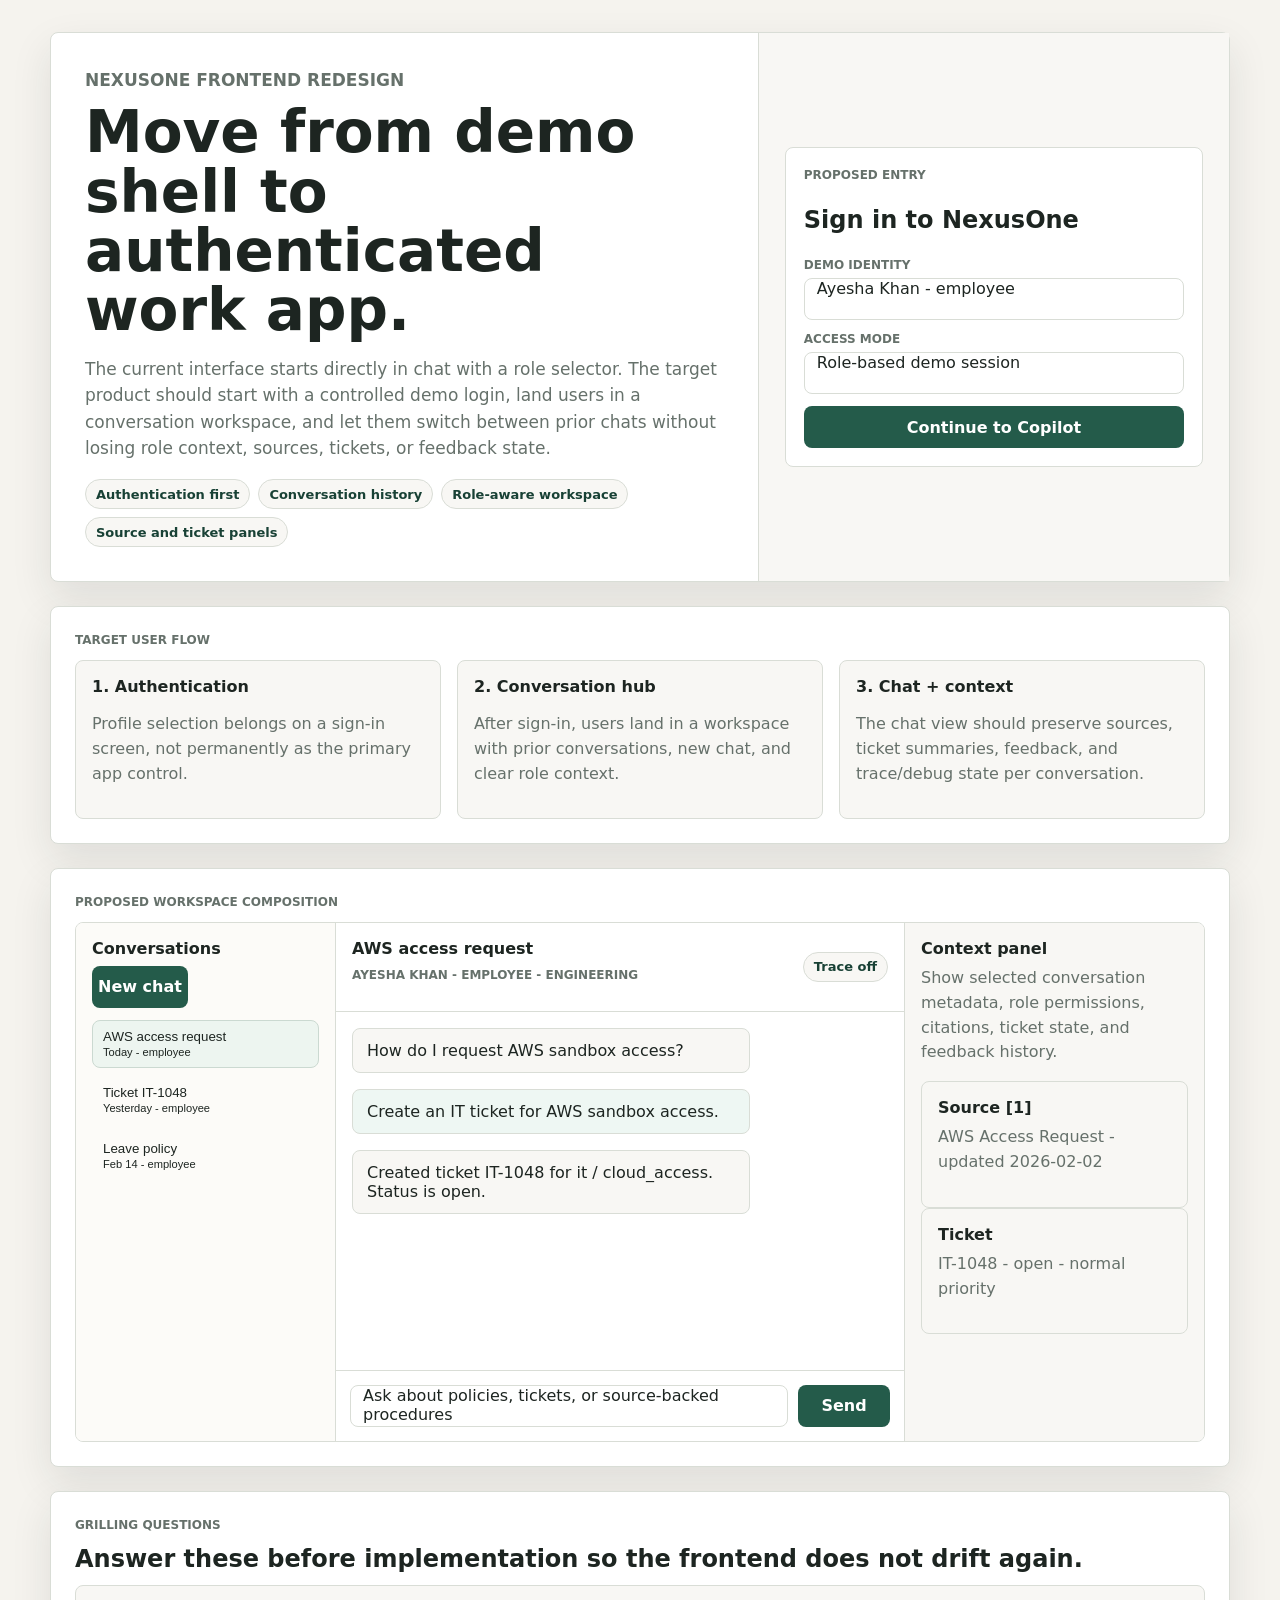
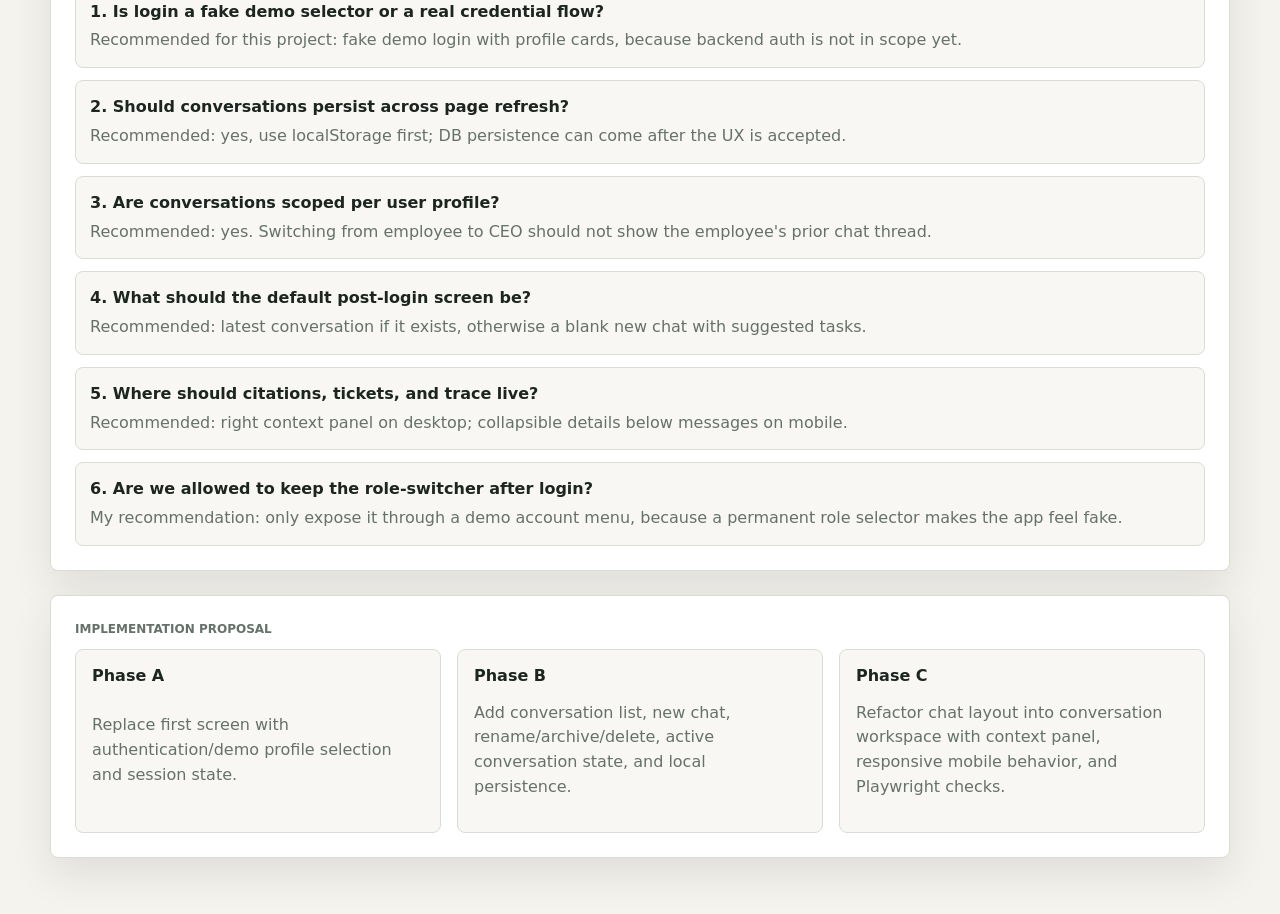
<file: .lavish/nexusone-frontend-redesign-review.html>
<!doctype html>
<html lang="en">
  <head>
    <meta charset="utf-8" />
    <meta name="viewport" content="width=device-width, initial-scale=1" />
    <title>NexusOne Frontend Redesign Review</title>
    <style>
      :root {
        color-scheme: light;
        --bg: #f5f3ee;
        --surface: #ffffff;
        --surface-muted: #f8f7f4;
        --text: #1d2521;
        --muted: #66716b;
        --line: #d9ddd6;
        --brand: #245b4a;
        --brand-strong: #184135;
        --accent: #b25736;
        --danger: #8f2f2f;
        --focus: #2d6cdf;
        --shadow: 0 16px 40px rgba(32, 38, 35, 0.1);
      }

      * {
        box-sizing: border-box;
      }

      body {
        margin: 0;
        min-height: 100vh;
        background: var(--bg);
        color: var(--text);
        font-family:
          Inter, ui-sans-serif, system-ui, -apple-system, BlinkMacSystemFont, "Segoe UI",
          sans-serif;
      }

      main {
        display: grid;
        gap: 24px;
        width: min(1180px, calc(100vw - 32px));
        margin: 0 auto;
        padding: 32px 0 56px;
      }

      .hero,
      .section {
        border: 1px solid var(--line);
        border-radius: 8px;
        background: var(--surface);
        box-shadow: var(--shadow);
      }

      .hero {
        display: grid;
        grid-template-columns: minmax(0, 1.2fr) minmax(320px, 0.8fr);
        min-height: 360px;
      }

      .hero-copy {
        padding: 34px;
      }

      .eyebrow {
        margin: 0 0 10px;
        color: var(--muted);
        font-size: 12px;
        font-weight: 800;
        letter-spacing: 0;
        text-transform: uppercase;
      }

      h1,
      h2,
      h3,
      p {
        margin-top: 0;
      }

      h1 {
        max-width: 760px;
        margin-bottom: 16px;
        font-size: clamp(34px, 5vw, 58px);
        line-height: 1.02;
        letter-spacing: 0;
      }

      h2 {
        margin-bottom: 12px;
        font-size: 24px;
        letter-spacing: 0;
      }

      h3 {
        margin-bottom: 8px;
        font-size: 16px;
        letter-spacing: 0;
      }

      p,
      li {
        color: var(--muted);
        line-height: 1.55;
      }

      .hero-copy p {
        max-width: 700px;
        font-size: 17px;
      }

      .login-preview {
        display: grid;
        align-content: center;
        gap: 16px;
        padding: 26px;
        border-left: 1px solid var(--line);
        background: var(--surface-muted);
      }

      .login-box {
        display: grid;
        gap: 12px;
        padding: 18px;
        border: 1px solid var(--line);
        border-radius: 8px;
        background: var(--surface);
      }

      .field {
        display: grid;
        gap: 6px;
      }

      label {
        color: var(--muted);
        font-size: 12px;
        font-weight: 700;
        text-transform: uppercase;
      }

      .input,
      .button {
        min-height: 42px;
        border-radius: 8px;
        font: inherit;
      }

      .input {
        border: 1px solid var(--line);
        background: var(--surface);
        padding: 0 12px;
        color: var(--text);
      }

      .button {
        border: 0;
        background: var(--brand);
        color: #fff;
        font-weight: 800;
      }

      .chips {
        display: flex;
        flex-wrap: wrap;
        gap: 8px;
        margin-top: 18px;
      }

      .chip {
        display: inline-flex;
        min-height: 30px;
        align-items: center;
        border: 1px solid var(--line);
        border-radius: 999px;
        background: var(--surface-muted);
        color: var(--brand-strong);
        padding: 0 10px;
        font-size: 13px;
        font-weight: 700;
      }

      .section {
        padding: 24px;
      }

      .grid {
        display: grid;
        grid-template-columns: repeat(3, minmax(0, 1fr));
        gap: 16px;
      }

      .card {
        display: grid;
        gap: 8px;
        min-width: 0;
        padding: 16px;
        border: 1px solid var(--line);
        border-radius: 8px;
        background: var(--surface-muted);
      }

      .screen {
        display: grid;
        grid-template-columns: 260px minmax(0, 1fr) 300px;
        min-height: 520px;
        overflow: hidden;
        border: 1px solid var(--line);
        border-radius: 8px;
        background: var(--surface);
      }

      .rail {
        padding: 16px;
        border-right: 1px solid var(--line);
        background: #fcfbf8;
      }

      .chat {
        display: grid;
        grid-template-rows: auto minmax(0, 1fr) auto;
        min-width: 0;
      }

      .context {
        padding: 16px;
        border-left: 1px solid var(--line);
        background: var(--surface-muted);
      }

      .topbar {
        display: flex;
        align-items: center;
        justify-content: space-between;
        gap: 12px;
        padding: 16px;
        border-bottom: 1px solid var(--line);
      }

      .conversation {
        display: grid;
        gap: 8px;
        margin-top: 12px;
      }

      .conversation button {
        width: 100%;
        min-height: 48px;
        border: 1px solid transparent;
        border-radius: 8px;
        background: transparent;
        color: var(--text);
        text-align: left;
        padding: 8px 10px;
      }

      .conversation .active {
        border-color: #cbd9d1;
        background: #edf5f0;
      }

      .message {
        max-width: 70%;
        margin: 16px;
        padding: 12px 14px;
        border: 1px solid var(--line);
        border-radius: 8px;
        background: var(--surface-muted);
      }

      .message.user {
        justify-self: end;
        background: #eef7f3;
      }

      .composer {
        display: grid;
        grid-template-columns: minmax(0, 1fr) 92px;
        gap: 10px;
        padding: 14px;
        border-top: 1px solid var(--line);
      }

      .question-list {
        display: grid;
        gap: 12px;
        margin: 0;
        padding: 0;
        list-style: none;
      }

      .question-list li {
        padding: 14px;
        border: 1px solid var(--line);
        border-radius: 8px;
        background: var(--surface-muted);
      }

      .question-list strong {
        display: block;
        margin-bottom: 4px;
        color: var(--text);
      }

      .warning {
        border-color: #e3c4b5;
        background: #fff8f3;
      }

      @media (max-width: 980px) {
        .hero,
        .screen {
          grid-template-columns: 1fr;
        }

        .login-preview,
        .context,
        .rail {
          border-left: 0;
          border-right: 0;
          border-top: 1px solid var(--line);
        }

        .grid {
          grid-template-columns: 1fr;
        }

        .message {
          max-width: 88%;
        }
      }
    </style>
  </head>
  <body>
    <main>
      <section class="hero">
        <div class="hero-copy">
          <p class="eyebrow">NexusOne frontend redesign</p>
          <h1>Move from demo shell to authenticated work app.</h1>
          <p>
            The current interface starts directly in chat with a role selector. The target product
            should start with a controlled demo login, land users in a conversation workspace, and
            let them switch between prior chats without losing role context, sources, tickets, or
            feedback state.
          </p>
          <div class="chips">
            <span class="chip">Authentication first</span>
            <span class="chip">Conversation history</span>
            <span class="chip">Role-aware workspace</span>
            <span class="chip">Source and ticket panels</span>
          </div>
        </div>
        <aside class="login-preview" aria-label="Authentication preview">
          <div class="login-box">
            <p class="eyebrow">Proposed entry</p>
            <h2>Sign in to NexusOne</h2>
            <div class="field">
              <label>Demo identity</label>
              <div class="input">Ayesha Khan - employee</div>
            </div>
            <div class="field">
              <label>Access mode</label>
              <div class="input">Role-based demo session</div>
            </div>
            <button class="button">Continue to Copilot</button>
          </div>
        </aside>
      </section>

      <section class="section">
        <p class="eyebrow">Target user flow</p>
        <div class="grid">
          <article class="card">
            <h3>1. Authentication</h3>
            <p>Profile selection belongs on a sign-in screen, not permanently as the primary app control.</p>
          </article>
          <article class="card">
            <h3>2. Conversation hub</h3>
            <p>After sign-in, users land in a workspace with prior conversations, new chat, and clear role context.</p>
          </article>
          <article class="card">
            <h3>3. Chat + context</h3>
            <p>The chat view should preserve sources, ticket summaries, feedback, and trace/debug state per conversation.</p>
          </article>
        </div>
      </section>

      <section class="section">
        <p class="eyebrow">Proposed workspace composition</p>
        <div class="screen">
          <aside class="rail">
            <h3>Conversations</h3>
            <button class="button">New chat</button>
            <div class="conversation">
              <button class="active">AWS access request<br /><small>Today - employee</small></button>
              <button>Ticket IT-1048<br /><small>Yesterday - employee</small></button>
              <button>Leave policy<br /><small>Feb 14 - employee</small></button>
            </div>
          </aside>
          <section class="chat">
            <header class="topbar">
              <div>
                <h3>AWS access request</h3>
                <p class="eyebrow">Ayesha Khan - employee - engineering</p>
              </div>
              <span class="chip">Trace off</span>
            </header>
            <div>
              <div class="message">How do I request AWS sandbox access?</div>
              <div class="message user">Create an IT ticket for AWS sandbox access.</div>
              <div class="message">Created ticket IT-1048 for it / cloud_access. Status is open.</div>
            </div>
            <div class="composer">
              <div class="input">Ask about policies, tickets, or source-backed procedures</div>
              <button class="button">Send</button>
            </div>
          </section>
          <aside class="context">
            <h3>Context panel</h3>
            <p>Show selected conversation metadata, role permissions, citations, ticket state, and feedback history.</p>
            <div class="card">
              <strong>Source [1]</strong>
              <p>AWS Access Request - updated 2026-02-02</p>
            </div>
            <div class="card">
              <strong>Ticket</strong>
              <p>IT-1048 - open - normal priority</p>
            </div>
          </aside>
        </div>
      </section>

      <section class="section">
        <p class="eyebrow">Grilling questions</p>
        <h2>Answer these before implementation so the frontend does not drift again.</h2>
        <ul class="question-list">
          <li>
            <strong>1. Is login a fake demo selector or a real credential flow?</strong>
            Recommended for this project: fake demo login with profile cards, because backend auth is not in scope yet.
          </li>
          <li>
            <strong>2. Should conversations persist across page refresh?</strong>
            Recommended: yes, use localStorage first; DB persistence can come after the UX is accepted.
          </li>
          <li>
            <strong>3. Are conversations scoped per user profile?</strong>
            Recommended: yes. Switching from employee to CEO should not show the employee's prior chat thread.
          </li>
          <li>
            <strong>4. What should the default post-login screen be?</strong>
            Recommended: latest conversation if it exists, otherwise a blank new chat with suggested tasks.
          </li>
          <li>
            <strong>5. Where should citations, tickets, and trace live?</strong>
            Recommended: right context panel on desktop; collapsible details below messages on mobile.
          </li>
          <li class="warning">
            <strong>6. Are we allowed to keep the role-switcher after login?</strong>
            My recommendation: only expose it through a demo account menu, because a permanent role selector makes the app feel fake.
          </li>
        </ul>
      </section>

      <section class="section">
        <p class="eyebrow">Implementation proposal</p>
        <div class="grid">
          <article class="card">
            <h3>Phase A</h3>
            <p>Replace first screen with authentication/demo profile selection and session state.</p>
          </article>
          <article class="card">
            <h3>Phase B</h3>
            <p>Add conversation list, new chat, rename/archive/delete, active conversation state, and local persistence.</p>
          </article>
          <article class="card">
            <h3>Phase C</h3>
            <p>Refactor chat layout into conversation workspace with context panel, responsive mobile behavior, and Playwright checks.</p>
          </article>
        </div>
      </section>
    </main>
  </body>
</html>
</file>
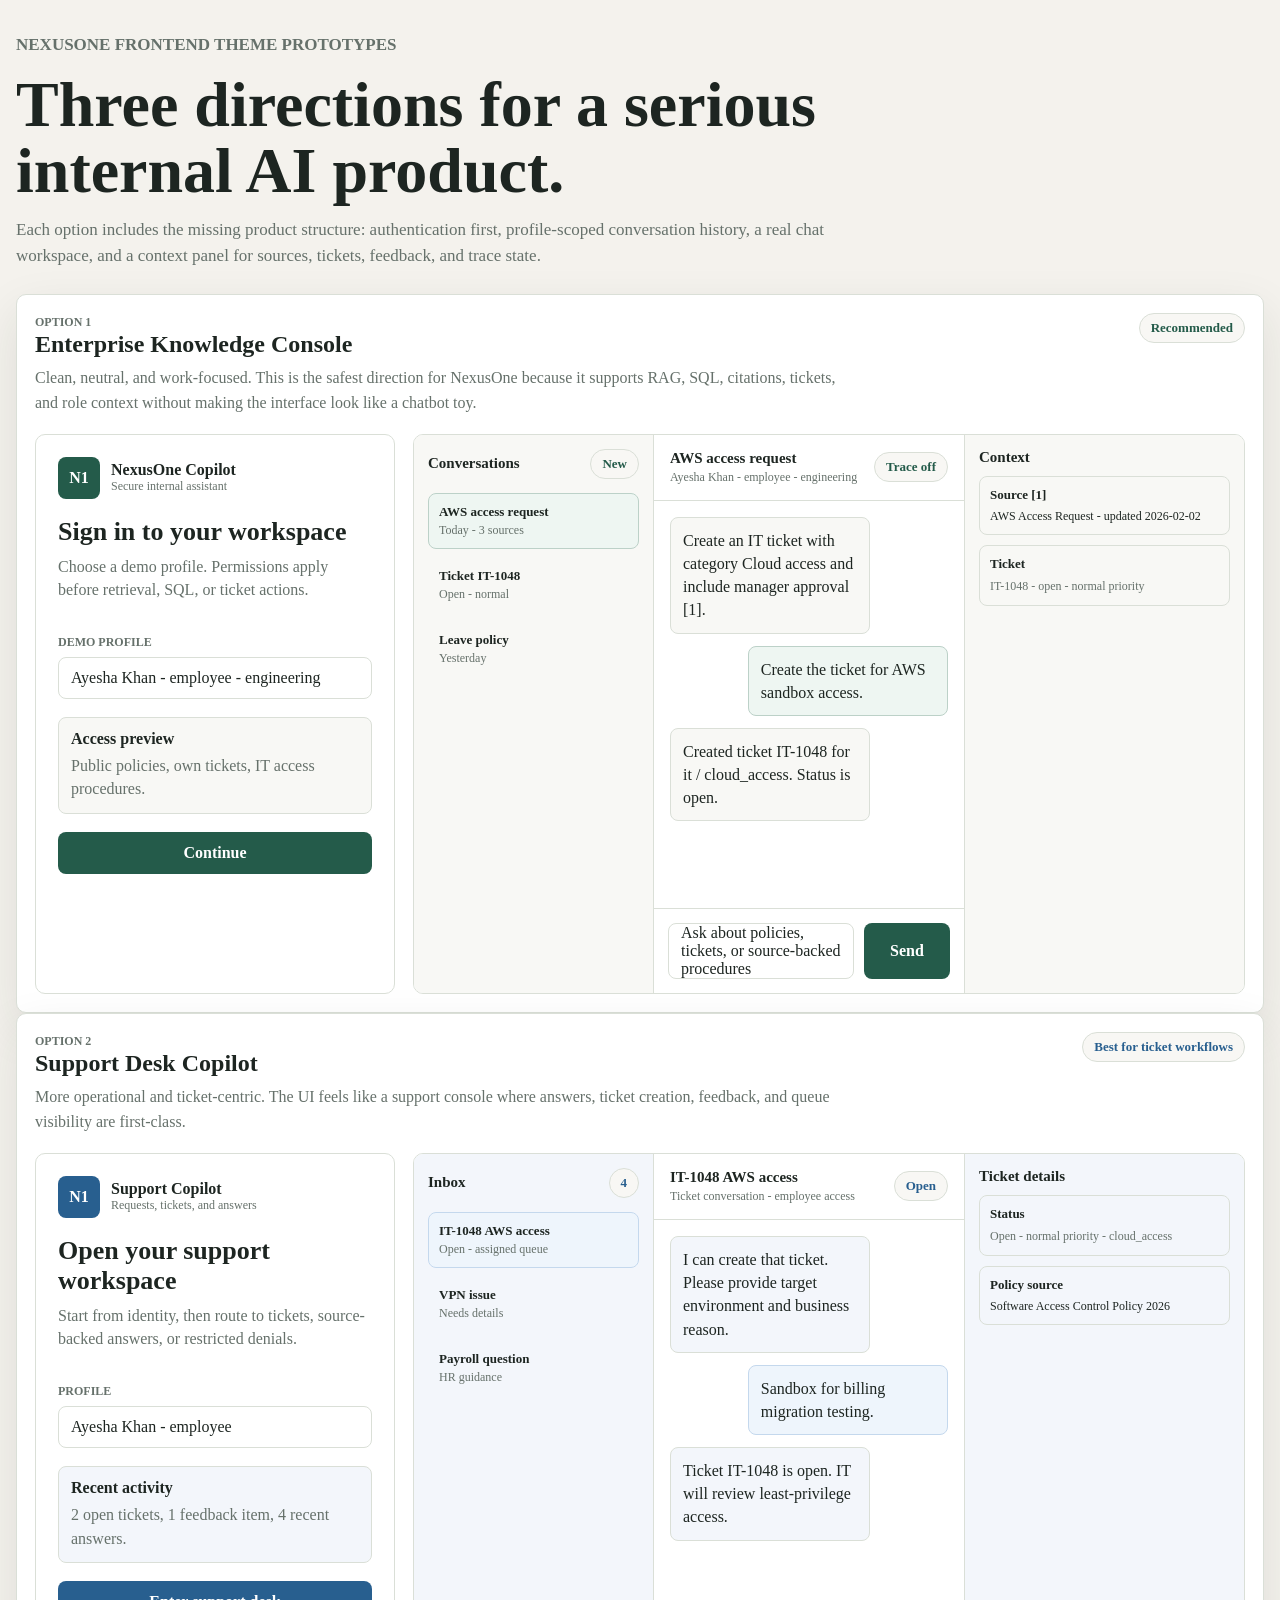
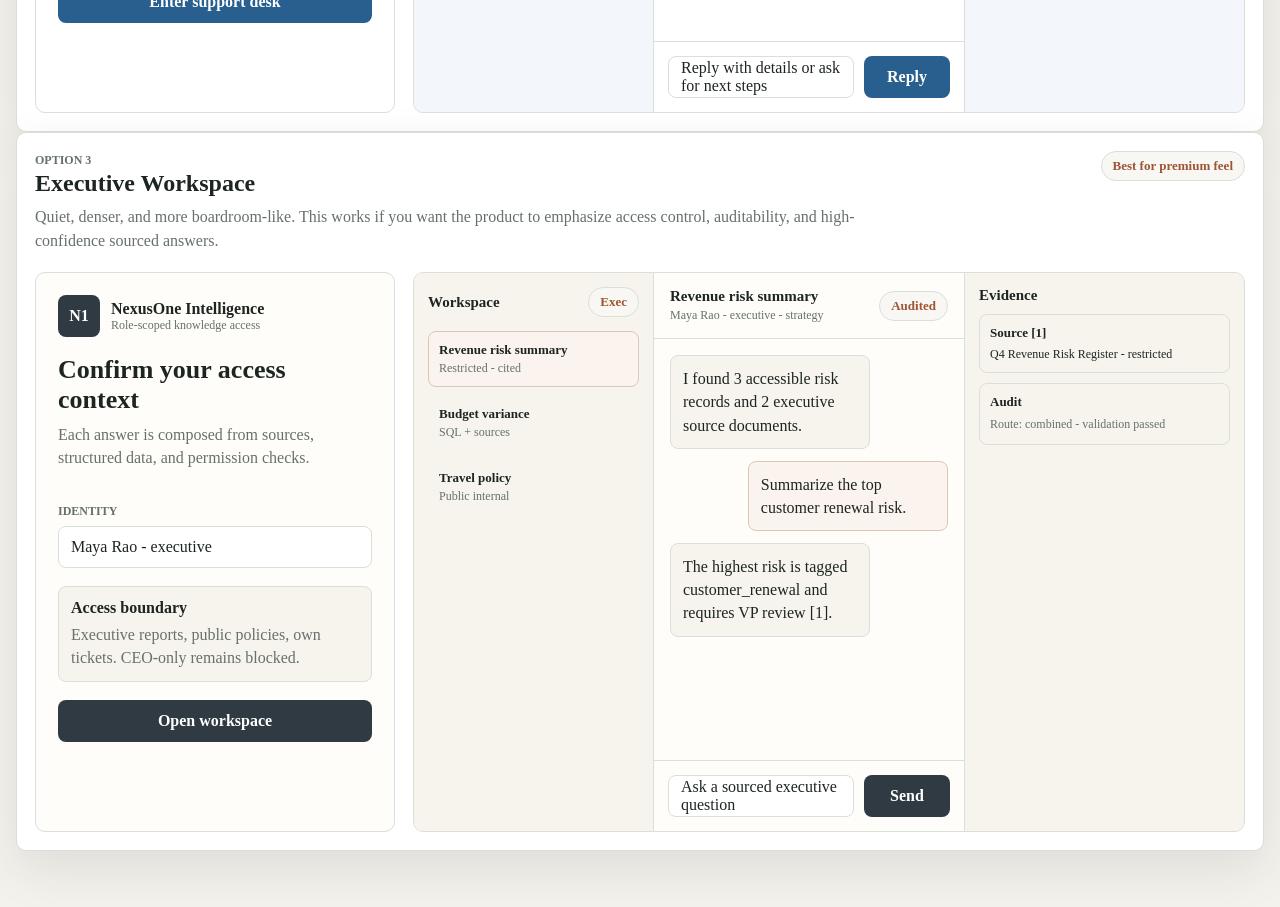
<file: .lavish/nexusone-theme-options.html>
<!doctype html>
<html lang="en">
  <head>
    <meta charset="utf-8" />
    <meta name="viewport" content="width=device-width, initial-scale=1" />
    <title>NexusOne UI Theme Options</title>
    <style>
      * {
        box-sizing: border-box;
      }

      :root {
        color-scheme: light;
        --page: #f4f2ed;
        --ink: #1d2521;
        --muted: #66716b;
        --line: #dadfd7;
        --panel: #ffffff;
        --soft: #f8f7f4;
        --green: #245b4a;
        --blue: #285f8f;
        --copper: #a35232;
        --slate: #2f3a42;
        --shadow: 0 18px 48px rgba(29, 37, 33, 0.1);
      }

      body {
        margin: 0;
        min-height: 100vh;
        background: var(--page);
        color: var(--ink);
        font-family:
          Inter, ui-sans-serif, system-ui, -apple-system, BlinkMacSystemFont, "Segoe UI",
          sans-serif;
      }

      body,
      button,
      input {
        font: inherit;
      }

      .page {
        width: min(1380px, calc(100vw - 32px));
        margin: 0 auto;
        padding: 32px 0 56px;
      }

      .intro {
        display: grid;
        gap: 14px;
        margin-bottom: 24px;
      }

      .eyebrow {
        margin: 0;
        color: var(--muted);
        font-size: 12px;
        font-weight: 800;
        letter-spacing: 0;
        text-transform: uppercase;
      }

      h1,
      h2,
      h3,
      p {
        margin-top: 0;
      }

      h1 {
        max-width: 920px;
        margin-bottom: 0;
        font-size: clamp(36px, 5vw, 64px);
        line-height: 1.02;
        letter-spacing: 0;
      }

      .intro p {
        max-width: 860px;
        margin-bottom: 0;
        color: var(--muted);
        font-size: 17px;
        line-height: 1.55;
      }

      .theme-grid {
        display: grid;
        gap: 28px;
      }

      .theme {
        display: grid;
        gap: 18px;
        padding: 18px;
        border: 1px solid var(--line);
        border-radius: 10px;
        background: var(--panel);
        box-shadow: var(--shadow);
      }

      .theme-head {
        display: grid;
        grid-template-columns: minmax(0, 1fr) auto;
        gap: 16px;
        align-items: start;
      }

      .theme-head h2 {
        margin-bottom: 8px;
        font-size: 24px;
        letter-spacing: 0;
      }

      .theme-head p {
        max-width: 820px;
        margin-bottom: 0;
        color: var(--muted);
        line-height: 1.55;
      }

      .tag {
        display: inline-flex;
        min-height: 30px;
        align-items: center;
        border: 1px solid var(--line);
        border-radius: 999px;
        background: var(--soft);
        color: var(--ink);
        padding: 0 11px;
        font-size: 13px;
        font-weight: 750;
        white-space: nowrap;
      }

      .mockups {
        display: grid;
        grid-template-columns: 360px minmax(0, 1fr);
        gap: 18px;
      }

      .login,
      .workspace {
        min-width: 0;
        overflow: hidden;
        border: 1px solid var(--line);
        border-radius: 10px;
        background: var(--panel);
      }

      .login {
        display: grid;
        align-content: start;
        gap: 18px;
        padding: 22px;
        min-height: 560px;
      }

      .brand-row,
      .topbar,
      .row-between {
        display: flex;
        align-items: center;
        justify-content: space-between;
        gap: 12px;
        min-width: 0;
      }

      .brand {
        display: flex;
        align-items: center;
        gap: 11px;
        min-width: 0;
      }

      .mark {
        display: grid;
        width: 42px;
        height: 42px;
        flex: 0 0 auto;
        place-items: center;
        border-radius: 8px;
        color: #fff;
        font-weight: 900;
      }

      .brand strong,
      .brand span {
        display: block;
        overflow: hidden;
        text-overflow: ellipsis;
        white-space: nowrap;
      }

      .brand span {
        color: var(--muted);
        font-size: 12px;
      }

      .login h3 {
        margin-bottom: 8px;
        font-size: 26px;
        letter-spacing: 0;
      }

      .login p,
      .card p,
      .small {
        color: var(--muted);
        line-height: 1.45;
      }

      .field {
        display: grid;
        gap: 7px;
      }

      label {
        color: var(--muted);
        font-size: 12px;
        font-weight: 800;
        letter-spacing: 0;
        text-transform: uppercase;
      }

      .input,
      .select-like,
      .button {
        min-height: 42px;
        border-radius: 8px;
      }

      .input,
      .select-like {
        display: flex;
        align-items: center;
        min-width: 0;
        border: 1px solid var(--line);
        background: #fff;
        color: var(--ink);
        padding: 0 12px;
      }

      .button {
        border: 0;
        color: #fff;
        font-weight: 850;
      }

      .profile-card,
      .card,
      .message,
      .source-card {
        min-width: 0;
        border: 1px solid var(--line);
        border-radius: 8px;
        background: var(--soft);
      }

      .profile-card {
        display: grid;
        gap: 6px;
        padding: 12px;
      }

      .profile-card strong {
        color: var(--ink);
      }

      .workspace {
        display: grid;
        grid-template-columns: 240px minmax(0, 1fr) 280px;
        min-height: 560px;
      }

      .rail,
      .context {
        min-width: 0;
        padding: 14px;
      }

      .rail {
        border-right: 1px solid var(--line);
      }

      .context {
        border-left: 1px solid var(--line);
        background: var(--soft);
      }

      .chat {
        display: grid;
        grid-template-rows: auto minmax(0, 1fr) auto;
        min-width: 0;
      }

      .topbar {
        min-height: 66px;
        padding: 14px 16px;
        border-bottom: 1px solid var(--line);
      }

      .topbar h3,
      .rail h3,
      .context h3 {
        margin: 0;
        font-size: 15px;
      }

      .topbar p {
        margin: 3px 0 0;
        color: var(--muted);
        font-size: 12px;
      }

      .conversation-list {
        display: grid;
        gap: 8px;
        margin-top: 14px;
      }

      .conversation {
        display: grid;
        gap: 3px;
        min-width: 0;
        padding: 10px;
        border: 1px solid transparent;
        border-radius: 8px;
        color: var(--muted);
        font-size: 12px;
      }

      .conversation strong {
        overflow: hidden;
        color: var(--ink);
        font-size: 13px;
        text-overflow: ellipsis;
        white-space: nowrap;
      }

      .messages {
        display: grid;
        align-content: start;
        gap: 12px;
        min-width: 0;
        padding: 16px;
      }

      .message {
        max-width: 72%;
        padding: 11px 12px;
        color: var(--ink);
        line-height: 1.45;
      }

      .message.user {
        justify-self: end;
      }

      .composer {
        display: grid;
        grid-template-columns: minmax(0, 1fr) 86px;
        gap: 10px;
        padding: 14px;
        border-top: 1px solid var(--line);
      }

      .source-card,
      .card {
        display: grid;
        gap: 6px;
        padding: 10px;
        margin-top: 10px;
      }

      .source-card strong,
      .card strong {
        font-size: 13px;
      }

      .source-card p,
      .card p {
        margin-bottom: 0;
        font-size: 12px;
      }

      .theme-a {
        --local-bg: #f6f5f1;
        --local-panel: #ffffff;
        --local-soft: #f8f8f5;
        --local-line: #d8ddd7;
        --local-brand: #245b4a;
        --local-accent: #2f6f9f;
      }

      .theme-b {
        --local-bg: #f7f8fb;
        --local-panel: #ffffff;
        --local-soft: #f3f6fb;
        --local-line: #d8e0ea;
        --local-brand: #285f8f;
        --local-accent: #2f7a64;
      }

      .theme-c {
        --local-bg: #f2f0eb;
        --local-panel: #fffdfa;
        --local-soft: #f7f4ee;
        --local-line: #d9d1c5;
        --local-brand: #2f3a42;
        --local-accent: #9c5634;
      }

      .theme-a .mark,
      .theme-a .button {
        background: var(--local-brand);
      }

      .theme-b .mark,
      .theme-b .button {
        background: var(--local-brand);
      }

      .theme-c .mark,
      .theme-c .button {
        background: var(--local-brand);
      }

      .theme-a .login,
      .theme-a .workspace {
        background: var(--local-panel);
      }

      .theme-b .login,
      .theme-b .workspace {
        background: var(--local-panel);
      }

      .theme-c .login,
      .theme-c .workspace {
        background: var(--local-panel);
      }

      .theme-a .rail,
      .theme-a .context,
      .theme-a .profile-card,
      .theme-a .card,
      .theme-a .source-card,
      .theme-a .message {
        background: var(--local-soft);
      }

      .theme-b .rail,
      .theme-b .context,
      .theme-b .profile-card,
      .theme-b .card,
      .theme-b .source-card,
      .theme-b .message {
        background: var(--local-soft);
      }

      .theme-c .rail,
      .theme-c .context,
      .theme-c .profile-card,
      .theme-c .card,
      .theme-c .source-card,
      .theme-c .message {
        background: var(--local-soft);
      }

      .theme-a .conversation.active,
      .theme-a .message.user {
        border-color: #bcd1c8;
        background: #eef6f2;
      }

      .theme-b .conversation.active,
      .theme-b .message.user {
        border-color: #c4d8ed;
        background: #eef5fc;
      }

      .theme-c .conversation.active,
      .theme-c .message.user {
        border-color: #d9c7b8;
        background: #fbf3ed;
      }

      .theme-a .tag {
        color: var(--local-brand);
      }

      .theme-b .tag {
        color: var(--local-brand);
      }

      .theme-c .tag {
        color: var(--local-accent);
      }

      @media (max-width: 1120px) {
        .mockups,
        .workspace {
          grid-template-columns: 1fr;
        }

        .login {
          min-height: auto;
        }

        .rail,
        .context {
          border: 0;
          border-top: 1px solid var(--line);
        }

        .message {
          max-width: 88%;
        }
      }

      @media (max-width: 720px) {
        .page {
          width: min(100vw - 20px, 1380px);
          padding-top: 18px;
        }

        .theme {
          padding: 12px;
        }

        .theme-head {
          grid-template-columns: 1fr;
        }

        .composer {
          grid-template-columns: 1fr;
        }
      }
    </style>
  </head>
  <body>
    <main class="page">
      <section class="intro">
        <p class="eyebrow">NexusOne frontend theme prototypes</p>
        <h1>Three directions for a serious internal AI product.</h1>
        <p>
          Each option includes the missing product structure: authentication first, profile-scoped
          conversation history, a real chat workspace, and a context panel for sources, tickets,
          feedback, and trace state.
        </p>
      </section>

      <section class="theme theme-a">
        <header class="theme-head">
          <div>
            <p class="eyebrow">Option 1</p>
            <h2>Enterprise Knowledge Console</h2>
            <p>
              Clean, neutral, and work-focused. This is the safest direction for NexusOne because it
              supports RAG, SQL, citations, tickets, and role context without making the interface
              look like a chatbot toy.
            </p>
          </div>
          <span class="tag">Recommended</span>
        </header>
        <div class="mockups">
          <aside class="login">
            <div class="brand-row">
              <div class="brand">
                <div class="mark">N1</div>
                <div>
                  <strong>NexusOne Copilot</strong>
                  <span>Secure internal assistant</span>
                </div>
              </div>
            </div>
            <div>
              <h3>Sign in to your workspace</h3>
              <p>Choose a demo profile. Permissions apply before retrieval, SQL, or ticket actions.</p>
            </div>
            <div class="field">
              <label>Demo profile</label>
              <div class="select-like">Ayesha Khan - employee - engineering</div>
            </div>
            <div class="profile-card">
              <strong>Access preview</strong>
              <span class="small">Public policies, own tickets, IT access procedures.</span>
            </div>
            <button class="button">Continue</button>
          </aside>
          <section class="workspace">
            <aside class="rail">
              <div class="row-between">
                <h3>Conversations</h3>
                <span class="tag">New</span>
              </div>
              <div class="conversation-list">
                <div class="conversation active"><strong>AWS access request</strong><span>Today - 3 sources</span></div>
                <div class="conversation"><strong>Ticket IT-1048</strong><span>Open - normal</span></div>
                <div class="conversation"><strong>Leave policy</strong><span>Yesterday</span></div>
              </div>
            </aside>
            <div class="chat">
              <header class="topbar">
                <div>
                  <h3>AWS access request</h3>
                  <p>Ayesha Khan - employee - engineering</p>
                </div>
                <span class="tag">Trace off</span>
              </header>
              <div class="messages">
                <div class="message">Create an IT ticket with category Cloud access and include manager approval [1].</div>
                <div class="message user">Create the ticket for AWS sandbox access.</div>
                <div class="message">Created ticket IT-1048 for it / cloud_access. Status is open.</div>
              </div>
              <div class="composer">
                <div class="input">Ask about policies, tickets, or source-backed procedures</div>
                <button class="button">Send</button>
              </div>
            </div>
            <aside class="context">
              <h3>Context</h3>
              <div class="source-card"><strong>Source [1]</strong><p>AWS Access Request - updated 2026-02-02</p></div>
              <div class="card"><strong>Ticket</strong><p>IT-1048 - open - normal priority</p></div>
            </aside>
          </section>
        </div>
      </section>

      <section class="theme theme-b">
        <header class="theme-head">
          <div>
            <p class="eyebrow">Option 2</p>
            <h2>Support Desk Copilot</h2>
            <p>
              More operational and ticket-centric. The UI feels like a support console where answers,
              ticket creation, feedback, and queue visibility are first-class.
            </p>
          </div>
          <span class="tag">Best for ticket workflows</span>
        </header>
        <div class="mockups">
          <aside class="login">
            <div class="brand-row">
              <div class="brand">
                <div class="mark">N1</div>
                <div>
                  <strong>Support Copilot</strong>
                  <span>Requests, tickets, and answers</span>
                </div>
              </div>
            </div>
            <div>
              <h3>Open your support workspace</h3>
              <p>Start from identity, then route to tickets, source-backed answers, or restricted denials.</p>
            </div>
            <div class="field">
              <label>Profile</label>
              <div class="select-like">Ayesha Khan - employee</div>
            </div>
            <div class="profile-card">
              <strong>Recent activity</strong>
              <span class="small">2 open tickets, 1 feedback item, 4 recent answers.</span>
            </div>
            <button class="button">Enter support desk</button>
          </aside>
          <section class="workspace">
            <aside class="rail">
              <div class="row-between">
                <h3>Inbox</h3>
                <span class="tag">4</span>
              </div>
              <div class="conversation-list">
                <div class="conversation active"><strong>IT-1048 AWS access</strong><span>Open - assigned queue</span></div>
                <div class="conversation"><strong>VPN issue</strong><span>Needs details</span></div>
                <div class="conversation"><strong>Payroll question</strong><span>HR guidance</span></div>
              </div>
            </aside>
            <div class="chat">
              <header class="topbar">
                <div>
                  <h3>IT-1048 AWS access</h3>
                  <p>Ticket conversation - employee access</p>
                </div>
                <span class="tag">Open</span>
              </header>
              <div class="messages">
                <div class="message">I can create that ticket. Please provide target environment and business reason.</div>
                <div class="message user">Sandbox for billing migration testing.</div>
                <div class="message">Ticket IT-1048 is open. IT will review least-privilege access.</div>
              </div>
              <div class="composer">
                <div class="input">Reply with details or ask for next steps</div>
                <button class="button">Reply</button>
              </div>
            </div>
            <aside class="context">
              <h3>Ticket details</h3>
              <div class="card"><strong>Status</strong><p>Open - normal priority - cloud_access</p></div>
              <div class="source-card"><strong>Policy source</strong><p>Software Access Control Policy 2026</p></div>
            </aside>
          </section>
        </div>
      </section>

      <section class="theme theme-c">
        <header class="theme-head">
          <div>
            <p class="eyebrow">Option 3</p>
            <h2>Executive Workspace</h2>
            <p>
              Quiet, denser, and more boardroom-like. This works if you want the product to emphasize
              access control, auditability, and high-confidence sourced answers.
            </p>
          </div>
          <span class="tag">Best for premium feel</span>
        </header>
        <div class="mockups">
          <aside class="login">
            <div class="brand-row">
              <div class="brand">
                <div class="mark">N1</div>
                <div>
                  <strong>NexusOne Intelligence</strong>
                  <span>Role-scoped knowledge access</span>
                </div>
              </div>
            </div>
            <div>
              <h3>Confirm your access context</h3>
              <p>Each answer is composed from sources, structured data, and permission checks.</p>
            </div>
            <div class="field">
              <label>Identity</label>
              <div class="select-like">Maya Rao - executive</div>
            </div>
            <div class="profile-card">
              <strong>Access boundary</strong>
              <span class="small">Executive reports, public policies, own tickets. CEO-only remains blocked.</span>
            </div>
            <button class="button">Open workspace</button>
          </aside>
          <section class="workspace">
            <aside class="rail">
              <div class="row-between">
                <h3>Workspace</h3>
                <span class="tag">Exec</span>
              </div>
              <div class="conversation-list">
                <div class="conversation active"><strong>Revenue risk summary</strong><span>Restricted - cited</span></div>
                <div class="conversation"><strong>Budget variance</strong><span>SQL + sources</span></div>
                <div class="conversation"><strong>Travel policy</strong><span>Public internal</span></div>
              </div>
            </aside>
            <div class="chat">
              <header class="topbar">
                <div>
                  <h3>Revenue risk summary</h3>
                  <p>Maya Rao - executive - strategy</p>
                </div>
                <span class="tag">Audited</span>
              </header>
              <div class="messages">
                <div class="message">I found 3 accessible risk records and 2 executive source documents.</div>
                <div class="message user">Summarize the top customer renewal risk.</div>
                <div class="message">The highest risk is tagged customer_renewal and requires VP review [1].</div>
              </div>
              <div class="composer">
                <div class="input">Ask a sourced executive question</div>
                <button class="button">Send</button>
              </div>
            </div>
            <aside class="context">
              <h3>Evidence</h3>
              <div class="source-card"><strong>Source [1]</strong><p>Q4 Revenue Risk Register - restricted</p></div>
              <div class="card"><strong>Audit</strong><p>Route: combined - validation passed</p></div>
            </aside>
          </section>
        </div>
      </section>
    </main>
  </body>
</html>
</file>
